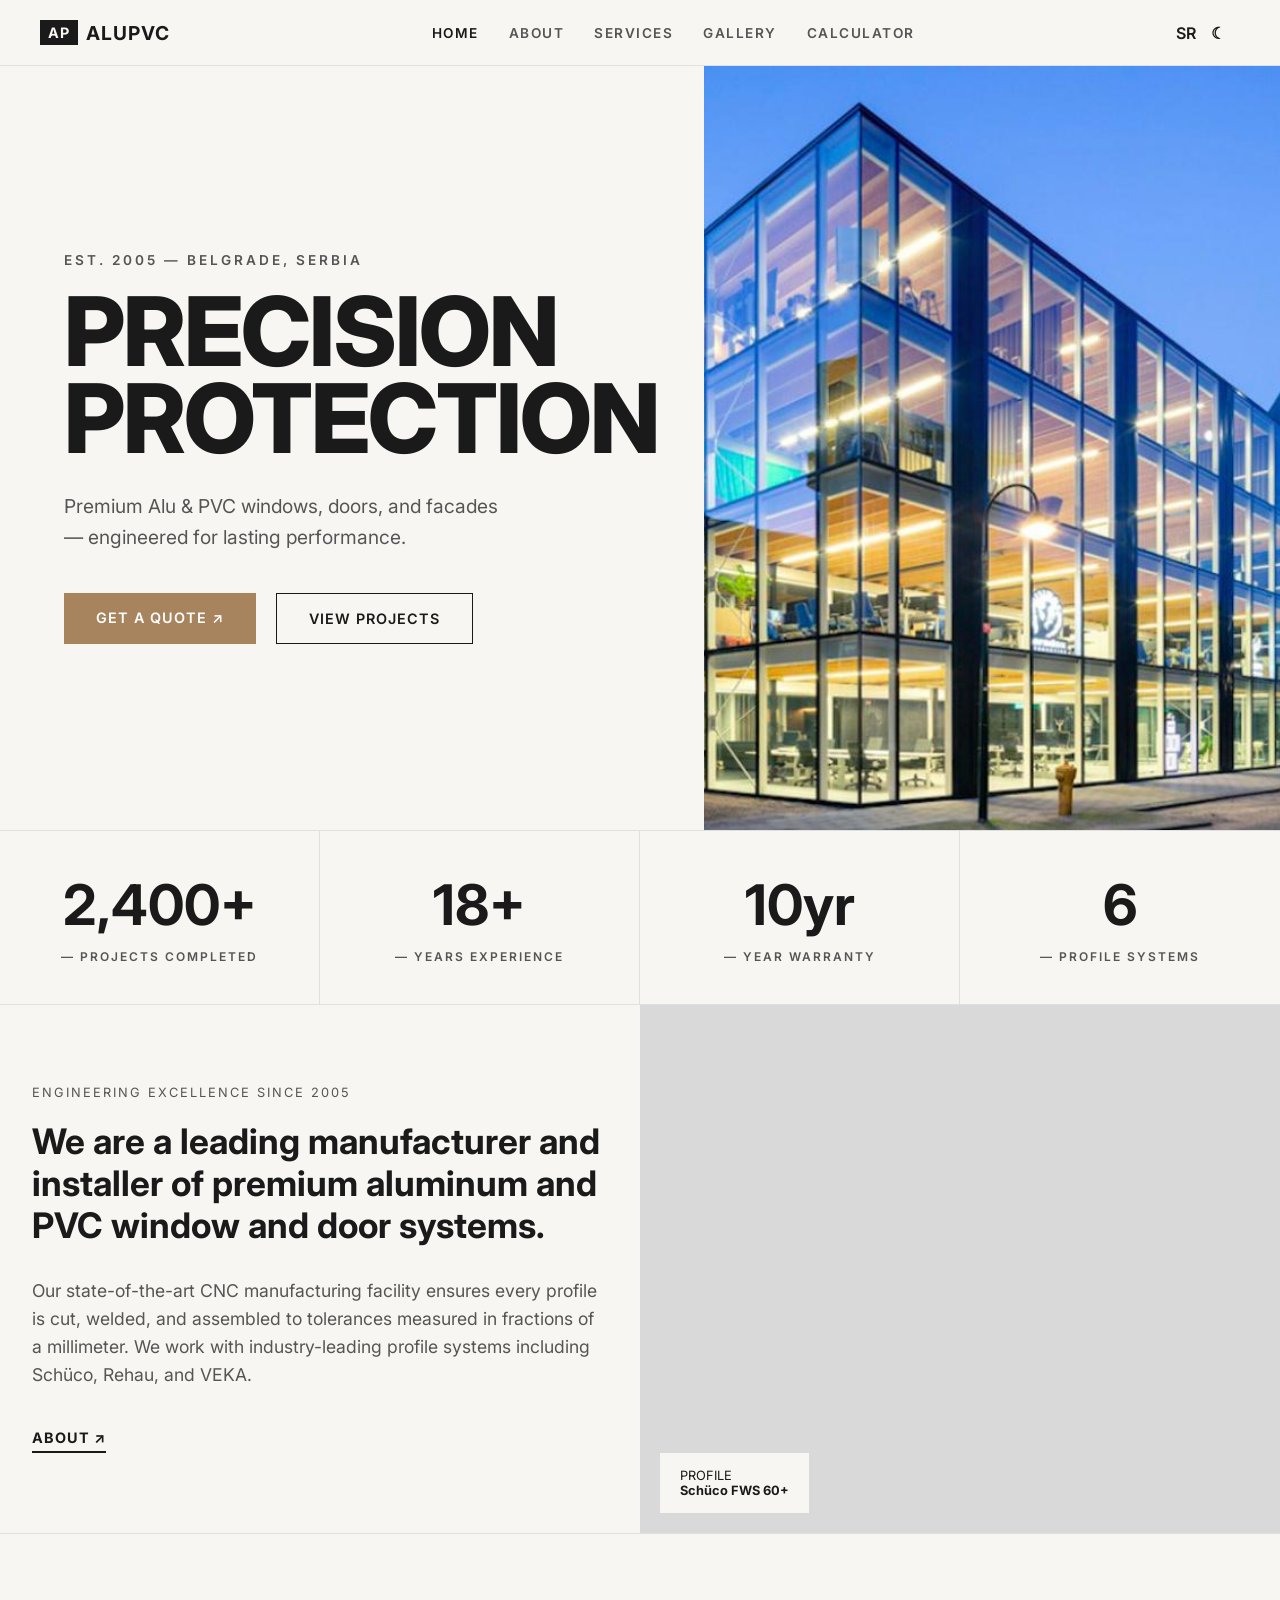
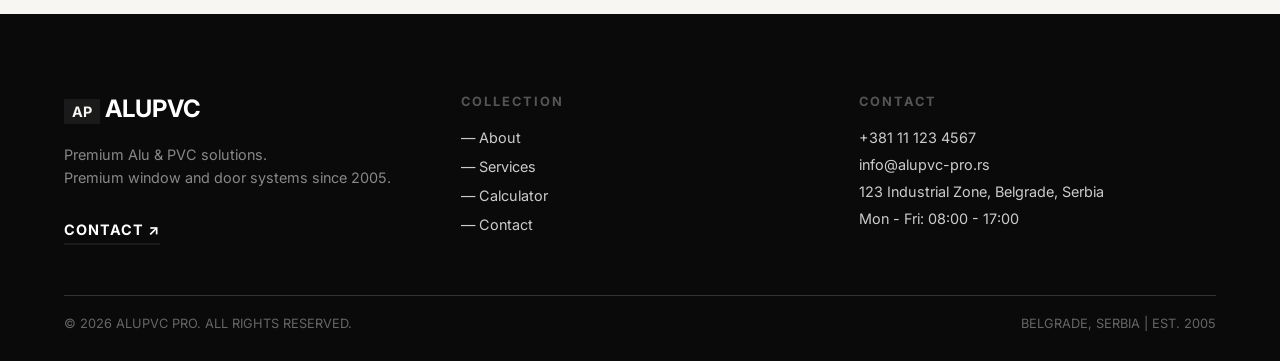
<file: index.html>
<!DOCTYPE html>
<html lang="en">
<head>
    <meta charset="UTF-8">
    <meta name="viewport" content="width=device-width, initial-scale=1.0">
    <title>AP ALUPVC | Precision Protection</title>
    <link rel="stylesheet" href="css/style.css">
    <link href="https://fonts.googleapis.com/css2?family=Inter:wght@400;500;600;700;800&display=swap" rel="stylesheet">
</head>
<body>
    <header class="navbar">
        <div class="logo"><span class="logo-box">AP</span> ALUPVC</div>
        <nav class="nav-links">
            <a href="index.html" class="lang-home active">HOME</a>
            <a href="about.html" class="lang-about">ABOUT</a>
            <a href="services.html" class="lang-services">SERVICES</a>
            <a href="gallery.html" class="lang-gallery">GALLERY</a>
            <a href="calculator.html" class="lang-calc">CALCULATOR</a>
        </nav>
        <div class="nav-controls">
            <button id="lang-toggle" class="nav-btn">SR</button>
            <button id="theme-toggle" class="nav-btn theme-icon">☾</button>
            <div class="burger-menu">
                <div class="line1"></div>
                <div class="line2"></div>
            </div>
        </div>
    </header>

    <main>
        <section class="hero-section">
            <div class="hero-content">
                <p class="subtitle">EST. 2005 — BELGRADE, SERBIA</p>
                <h1 class="main-title">PRECISION<br>PROTECTION</h1>
                <p class="description">Premium Alu & PVC windows, doors, and facades<br>— engineered for lasting performance.</p>
                <div class="hero-buttons">
                    <a href="calculator.html" class="btn-solid">GET A QUOTE ↗</a>
                    <a href="gallery.html" class="btn-outline">VIEW PROJECTS</a>
                </div>
            </div>
            <div class="hero-background"></div>
        </section>

        <section class="stats-section">
            <div class="stat-item"><h2>2,400+</h2><p>— PROJECTS COMPLETED</p></div>
            <div class="stat-item"><h2>18+</h2><p>— YEARS EXPERIENCE</p></div>
            <div class="stat-item"><h2>10yr</h2><p>— YEAR WARRANTY</p></div>
            <div class="stat-item"><h2>6</h2><p>— PROFILE SYSTEMS</p></div>
        </section>

        <section class="about-preview">
            <div class="about-text">
                <p class="section-label">ENGINEERING EXCELLENCE SINCE 2005</p>
                <h2>We are a leading manufacturer and installer of premium aluminum and PVC window and door systems.</h2>
                <p class="about-description">Our state-of-the-art CNC manufacturing facility ensures every profile is cut, welded, and assembled to tolerances measured in fractions of a millimeter. We work with industry-leading profile systems including Schüco, Rehau, and VEKA.</p>
                <a href="about.html" class="link-arrow">ABOUT ↗</a>
            </div>
            <div class="about-image">
                <div class="image-caption"><p>PROFILE</p><p><strong>Schüco FWS 60+</strong></p></div>
            </div>
        </section>
    </main>

    <footer class="site-footer">
        <div class="footer-content">
            <div class="footer-brand">
                <h3><span class="logo-box">AP</span> ALUPVC</h3>
                <p>Premium Alu & PVC solutions.<br>Premium window and door systems since 2005.</p>
                <a href="contact.html" class="link-arrow">CONTACT ↗</a>
            </div>
            <div class="footer-links">
                <h4>COLLECTION</h4>
                <a href="about.html">— About</a>
                <a href="services.html">— Services</a>
                <a href="calculator.html">— Calculator</a>
                <a href="contact.html">— Contact</a>
            </div>
            <div class="footer-contact">
                <h4>CONTACT</h4>
                <p>+381 11 123 4567</p>
                <p>info@alupvc-pro.rs</p>
                <p>123 Industrial Zone, Belgrade, Serbia</p>
                <p class="work-hours">Mon - Fri: 08:00 - 17:00</p>
            </div>
        </div>
        <div class="footer-bottom">
            <p>© 2026 ALUPVC PRO. ALL RIGHTS RESERVED.</p>
            <p>BELGRADE, SERBIA | EST. 2005</p>
        </div>
    </footer>

    <script src="js/main.js"></script>
</body>
</html>
</file>
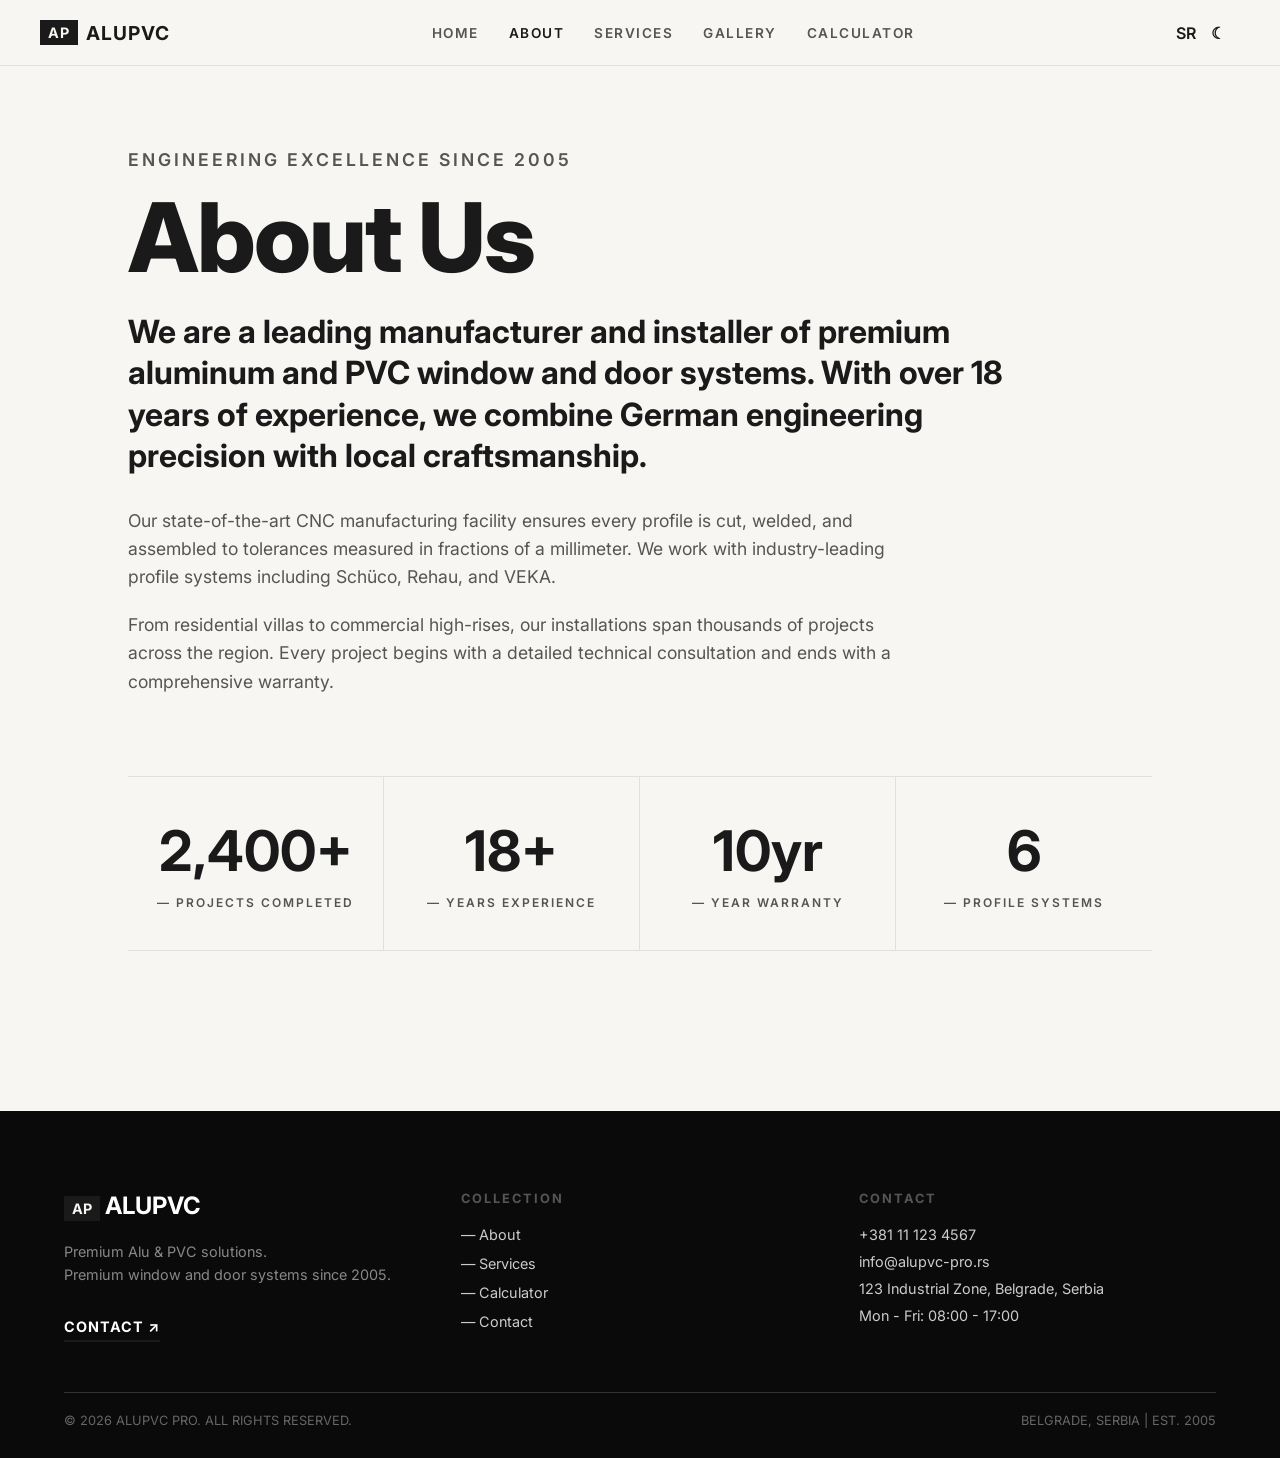
<file: about.html>
<!DOCTYPE html>
<html lang="en">
<head>
    <meta charset="UTF-8">
    <meta name="viewport" content="width=device-width, initial-scale=1.0">
    <title>About Us | AP ALUPVC</title>
    <link rel="stylesheet" href="css/style.css">
    <link href="https://fonts.googleapis.com/css2?family=Inter:wght@400;500;600;700;800&display=swap" rel="stylesheet">
</head>
<body>
    <header class="navbar">
        <div class="logo"><span class="logo-box">AP</span> ALUPVC</div>
        <nav class="nav-links">
            <a href="index.html" class="lang-home">HOME</a>
            <a href="about.html" class="lang-about active">ABOUT</a>
            <a href="services.html" class="lang-services">SERVICES</a>
            <a href="gallery.html" class="lang-gallery">GALLERY</a>
            <a href="calculator.html" class="lang-calc">CALCULATOR</a>
        </nav>
        <div class="nav-controls">
            <button id="lang-toggle" class="nav-btn">SR</button>
            <button id="theme-toggle" class="nav-btn theme-icon">☾</button>
            <div class="burger-menu">
                <div class="line1"></div>
                <div class="line2"></div>
            </div>
        </div>
    </header>

    <main class="page-container about-page">
        <div class="about-content">
            <p class="subtitle">ENGINEERING EXCELLENCE SINCE 2005</p>
            <h1 class="main-title">About Us</h1>
            <h2 class="about-lead">We are a leading manufacturer and installer of premium aluminum and PVC window and door systems. With over 18 years of experience, we combine German engineering precision with local craftsmanship.</h2>
            <p>Our state-of-the-art CNC manufacturing facility ensures every profile is cut, welded, and assembled to tolerances measured in fractions of a millimeter. We work with industry-leading profile systems including Schüco, Rehau, and VEKA.</p>
            <p>From residential villas to commercial high-rises, our installations span thousands of projects across the region. Every project begins with a detailed technical consultation and ends with a comprehensive warranty.</p>
        </div>

        <section class="stats-section">
            <div class="stat-item"><h2>2,400+</h2><p>— PROJECTS COMPLETED</p></div>
            <div class="stat-item"><h2>18+</h2><p>— YEARS EXPERIENCE</p></div>
            <div class="stat-item"><h2>10yr</h2><p>— YEAR WARRANTY</p></div>
            <div class="stat-item"><h2>6</h2><p>— PROFILE SYSTEMS</p></div>
        </section>
    </main>

    <footer class="site-footer">
        <div class="footer-content">
            <div class="footer-brand">
                <h3><span class="logo-box">AP</span> ALUPVC</h3>
                <p>Premium Alu & PVC solutions.<br>Premium window and door systems since 2005.</p>
                <a href="contact.html" class="link-arrow">CONTACT ↗</a>
            </div>
            <div class="footer-links">
                <h4>COLLECTION</h4>
                <a href="about.html">— About</a>
                <a href="services.html">— Services</a>
                <a href="calculator.html">— Calculator</a>
                <a href="contact.html">— Contact</a>
            </div>
            <div class="footer-contact">
                <h4>CONTACT</h4>
                <p>+381 11 123 4567</p>
                <p>info@alupvc-pro.rs</p>
                <p>123 Industrial Zone, Belgrade, Serbia</p>
                <p class="work-hours">Mon - Fri: 08:00 - 17:00</p>
            </div>
        </div>
        <div class="footer-bottom">
            <p>© 2026 ALUPVC PRO. ALL RIGHTS RESERVED.</p>
            <p>BELGRADE, SERBIA | EST. 2005</p>
        </div>
    </footer>

    <script src="js/main.js"></script>
</body>
</html>
</file>
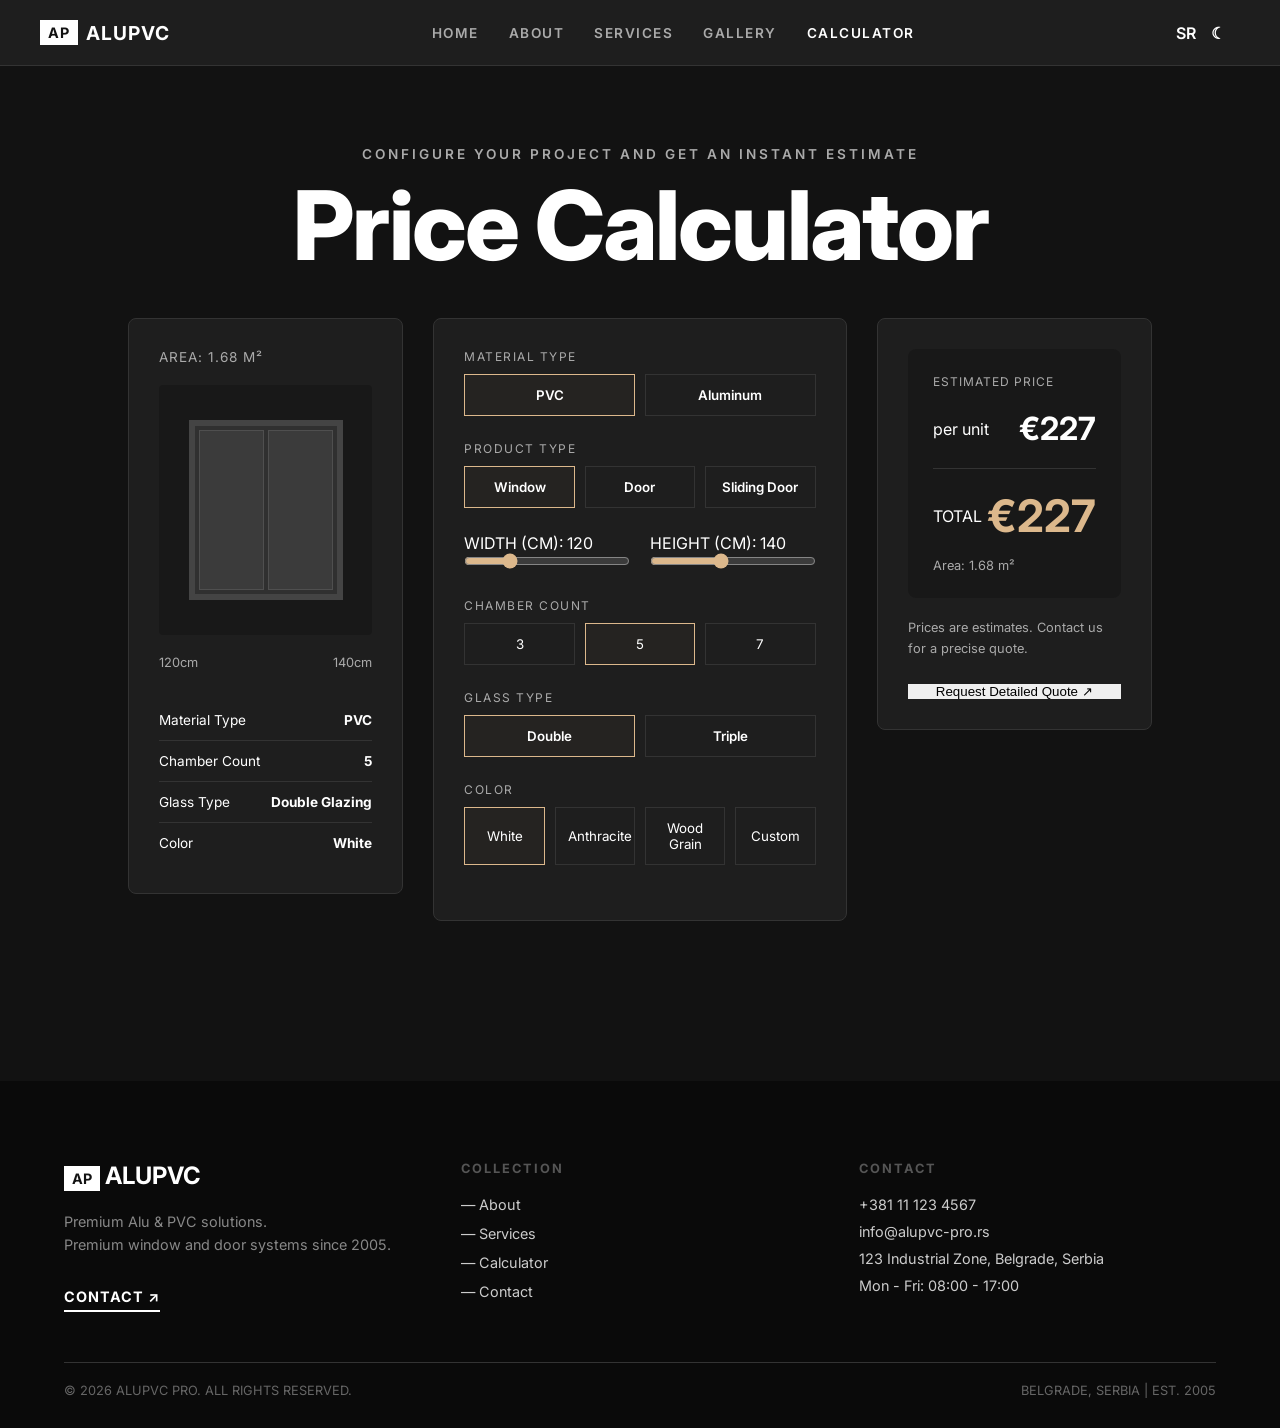
<file: calculator.html>
<!DOCTYPE html>
<html lang="en">
<head>
    <meta charset="UTF-8">
    <meta name="viewport" content="width=device-width, initial-scale=1.0">
    <title>Calculator | AP ALUPVC</title>
    <link rel="stylesheet" href="css/style.css">
    <link href="https://fonts.googleapis.com/css2?family=Inter:wght@400;500;600;700;800&display=swap" rel="stylesheet">
</head>
<body data-theme="dark">
    <header class="navbar">
        <div class="logo"><span class="logo-box">AP</span> ALUPVC</div>
        <nav class="nav-links">
            <a href="index.html" class="lang-home">HOME</a>
            <a href="about.html" class="lang-about">ABOUT</a>
            <a href="services.html" class="lang-services">SERVICES</a>
            <a href="gallery.html" class="lang-gallery">GALLERY</a>
            <a href="calculator.html" class="lang-calc active">CALCULATOR</a>
        </nav>
        <div class="nav-controls">
            <button id="lang-toggle" class="nav-btn">SR</button>
            <button id="theme-toggle" class="nav-btn theme-icon">☾</button>
            <div class="burger-menu">
                <div class="line1"></div>
                <div class="line2"></div>
            </div>
        </div>
    </header>

    <main class="page-container calculator-page">
        <div class="calc-header">
            <p class="subtitle">CONFIGURE YOUR PROJECT AND GET AN INSTANT ESTIMATE</p>
            <h1 class="main-title">Price Calculator</h1>
        </div>

        <div class="calculator-container">
            <div class="calc-preview">
                <div class="area-display">AREA: <span id="display-area">1.68</span> M²</div>
                <div class="window-visualizer" id="window-visualizer">
                    <div class="window-frame"><div class="glass-pane"></div><div class="glass-pane"></div></div>
                </div>
                <div class="dimension-labels">
                    <span id="display-width">120cm</span><span id="display-height">140cm</span>
                </div>
                <div class="specs-list">
                    <div class="spec-row"><span>Material Type</span> <strong id="spec-material">PVC</strong></div>
                    <div class="spec-row"><span>Chamber Count</span> <strong id="spec-chambers">5</strong></div>
                    <div class="spec-row"><span>Glass Type</span> <strong id="spec-glass">Double Glazing</strong></div>
                    <div class="spec-row"><span>Color</span> <strong id="spec-color">White</strong></div>
                </div>
            </div>

            <div class="calc-controls">
                <div class="control-group">
                    <label>MATERIAL TYPE</label>
                    <div class="toggle-buttons" id="material-toggle">
                        <button class="active" data-val="pvc">PVC</button>
                        <button data-val="alu">Aluminum</button>
                    </div>
                </div>
                <div class="control-group">
                    <label>PRODUCT TYPE</label>
                    <div class="toggle-buttons" id="product-type-toggle">
                        <button class="active" data-val="window">Window</button>
                        <button data-val="door">Door</button>
                        <button data-val="sliding">Sliding Door</button>
                    </div>
                </div>
                <div class="sliders-row">
                    <div class="slider-container">
                        <label>WIDTH (CM): <span id="width-val">120</span></label>
                        <input type="range" id="width-slider" min="60" max="300" value="120">
                    </div>
                    <div class="slider-container">
                        <label>HEIGHT (CM): <span id="height-val">140</span></label>
                        <input type="range" id="height-slider" min="60" max="250" value="140">
                    </div>
                </div>
                <div class="control-group">
                    <label>CHAMBER COUNT</label>
                    <div class="chamber-selector" id="chamber-options">
                        <button data-val="3">3</button>
                        <button class="active" data-val="5">5</button>
                        <button data-val="7">7</button>
                    </div>
                </div>
                <div class="control-group">
                    <label>GLASS TYPE</label>
                    <div class="toggle-buttons" id="glass-toggle">
                        <button class="active" data-val="double">Double</button>
                        <button data-val="triple">Triple</button>
                    </div>
                </div>
                <div class="control-group">
                    <label>COLOR</label>
                    <div class="color-grid" id="color-options">
                        <button class="active" data-val="white">White</button>
                        <button data-val="anthracite">Anthracite</button>
                        <button data-val="wood">Wood Grain</button>
                        <button data-val="custom">Custom</button>
                    </div>
                </div>
            </div>

            <div class="calc-summary">
                <div class="price-box">
                    <p class="price-label">ESTIMATED PRICE</p>
                    <div class="price-row"><span>per unit</span><h3 id="price-per-unit">€277</h3></div>
                    <div class="price-row total-row"><span>TOTAL</span><h2 id="price-total">€277</h2></div>
                    <p class="price-note">Area: <span id="summary-area">1.68</span> m²</p>
                </div>
                <p class="disclaimer">Prices are estimates. Contact us for a precise quote.</p>
                <button class="btn-primary w-100">Request Detailed Quote ↗</button>
            </div>
        </div>
    </main>

    <footer class="site-footer">
        <div class="footer-content">
            <div class="footer-brand">
                <h3><span class="logo-box">AP</span> ALUPVC</h3>
                <p>Premium Alu & PVC solutions.<br>Premium window and door systems since 2005.</p>
                <a href="contact.html" class="link-arrow">CONTACT ↗</a>
            </div>
            <div class="footer-links">
                <h4>COLLECTION</h4>
                <a href="about.html">— About</a>
                <a href="services.html">— Services</a>
                <a href="calculator.html">— Calculator</a>
                <a href="contact.html">— Contact</a>
            </div>
            <div class="footer-contact">
                <h4>CONTACT</h4>
                <p>+381 11 123 4567</p>
                <p>info@alupvc-pro.rs</p>
                <p>123 Industrial Zone, Belgrade, Serbia</p>
                <p class="work-hours">Mon - Fri: 08:00 - 17:00</p>
            </div>
        </div>
        <div class="footer-bottom">
            <p>© 2026 ALUPVC PRO. ALL RIGHTS RESERVED.</p>
            <p>BELGRADE, SERBIA | EST. 2005</p>
        </div>
    </footer>

    <script src="js/main.js"></script>
    <script src="js/calculator.js"></script>
</body>
</html>
</file>
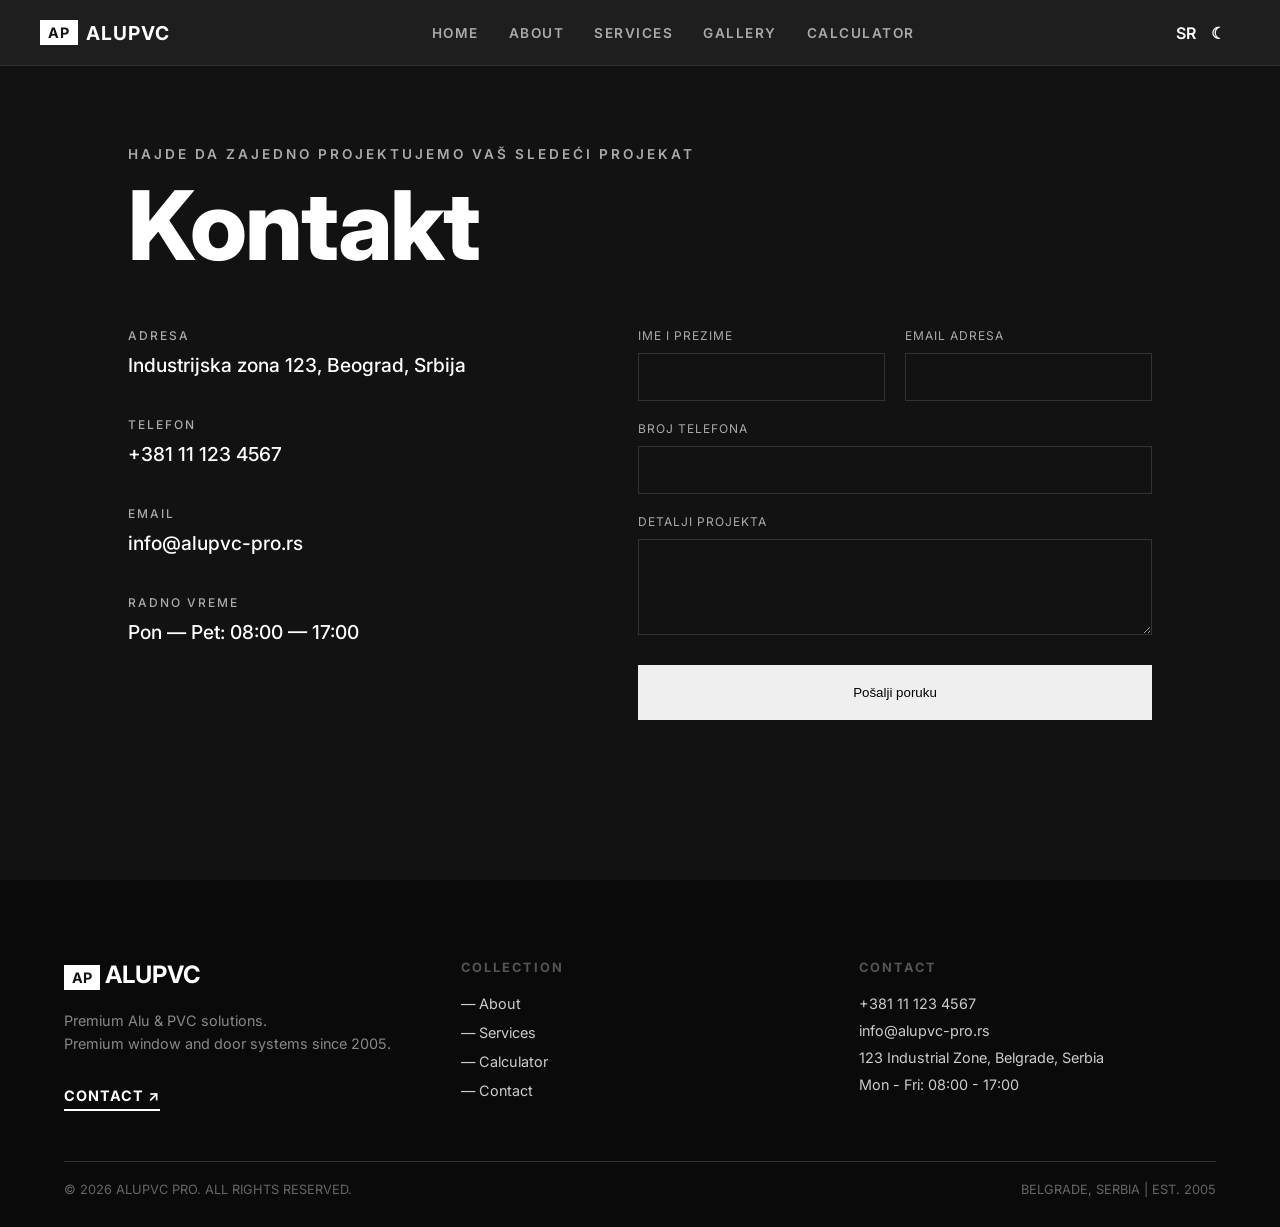
<file: contact.html>
<!DOCTYPE html>
<html lang="sr">
<head>
    <meta charset="UTF-8">
    <meta name="viewport" content="width=device-width, initial-scale=1.0">
    <title>Contact | AP ALUPVC</title>
    <link rel="stylesheet" href="css/style.css">
    <link href="https://fonts.googleapis.com/css2?family=Inter:wght@400;500;600;700;800&display=swap" rel="stylesheet">
</head>
<body data-theme="dark">
    <header class="navbar">
        <div class="logo"><span class="logo-box">AP</span> ALUPVC</div>
        <nav class="nav-links">
            <a href="index.html" class="lang-home">HOME</a>
            <a href="about.html" class="lang-about">ABOUT</a>
            <a href="services.html" class="lang-services">SERVICES</a>
            <a href="gallery.html" class="lang-gallery">GALLERY</a>
            <a href="calculator.html" class="lang-calc">CALCULATOR</a>
        </nav>
        <div class="nav-controls">
            <button id="lang-toggle" class="nav-btn">SR</button>
            <button id="theme-toggle" class="nav-btn theme-icon">☾</button>
            <div class="burger-menu">
                <div class="line1"></div>
                <div class="line2"></div>
            </div>
        </div>
    </header>

    <main class="page-container contact-page">
        <div class="page-header">
            <p class="subtitle">HAJDE DA ZAJEDNO PROJEKTUJEMO VAŠ SLEDEĆI PROJEKAT</p>
            <h1 class="main-title">Kontakt</h1>
        </div>

        <div class="contact-grid">
            <div class="contact-info">
                <div class="info-block"><p class="label">ADRESA</p><p>Industrijska zona 123, Beograd, Srbija</p></div>
                <div class="info-block"><p class="label">TELEFON</p><p>+381 11 123 4567</p></div>
                <div class="info-block"><p class="label">EMAIL</p><p>info@alupvc-pro.rs</p></div>
                <div class="info-block"><p class="label">RADNO VREME</p><p>Pon — Pet: 08:00 — 17:00</p></div>
            </div>

            <div class="contact-form-container">
                <form class="contact-form">
                    <div class="form-group"><label>IME I PREZIME</label><input type="text" required></div>
                    <div class="form-group"><label>EMAIL ADRESA</label><input type="email" required></div>
                    <div class="form-group full-width"><label>BROJ TELEFONA</label><input type="tel"></div>
                    <div class="form-group full-width"><label>DETALJI PROJEKTA</label><textarea rows="4"></textarea></div>
                    <button type="submit" class="btn-primary full-width">Pošalji poruku</button>
                </form>
            </div>
        </div>
    </main>

    <footer class="site-footer">
        <div class="footer-content">
            <div class="footer-brand">
                <h3><span class="logo-box">AP</span> ALUPVC</h3>
                <p>Premium Alu & PVC solutions.<br>Premium window and door systems since 2005.</p>
                <a href="contact.html" class="link-arrow">CONTACT ↗</a>
            </div>
            <div class="footer-links">
                <h4>COLLECTION</h4>
                <a href="about.html">— About</a>
                <a href="services.html">— Services</a>
                <a href="calculator.html">— Calculator</a>
                <a href="contact.html">— Contact</a>
            </div>
            <div class="footer-contact">
                <h4>CONTACT</h4>
                <p>+381 11 123 4567</p>
                <p>info@alupvc-pro.rs</p>
                <p>123 Industrial Zone, Belgrade, Serbia</p>
                <p class="work-hours">Mon - Fri: 08:00 - 17:00</p>
            </div>
        </div>
        <div class="footer-bottom">
            <p>© 2026 ALUPVC PRO. ALL RIGHTS RESERVED.</p>
            <p>BELGRADE, SERBIA | EST. 2005</p>
        </div>
    </footer>

    <script src="js/main.js"></script>
</body>
</html>
</file>
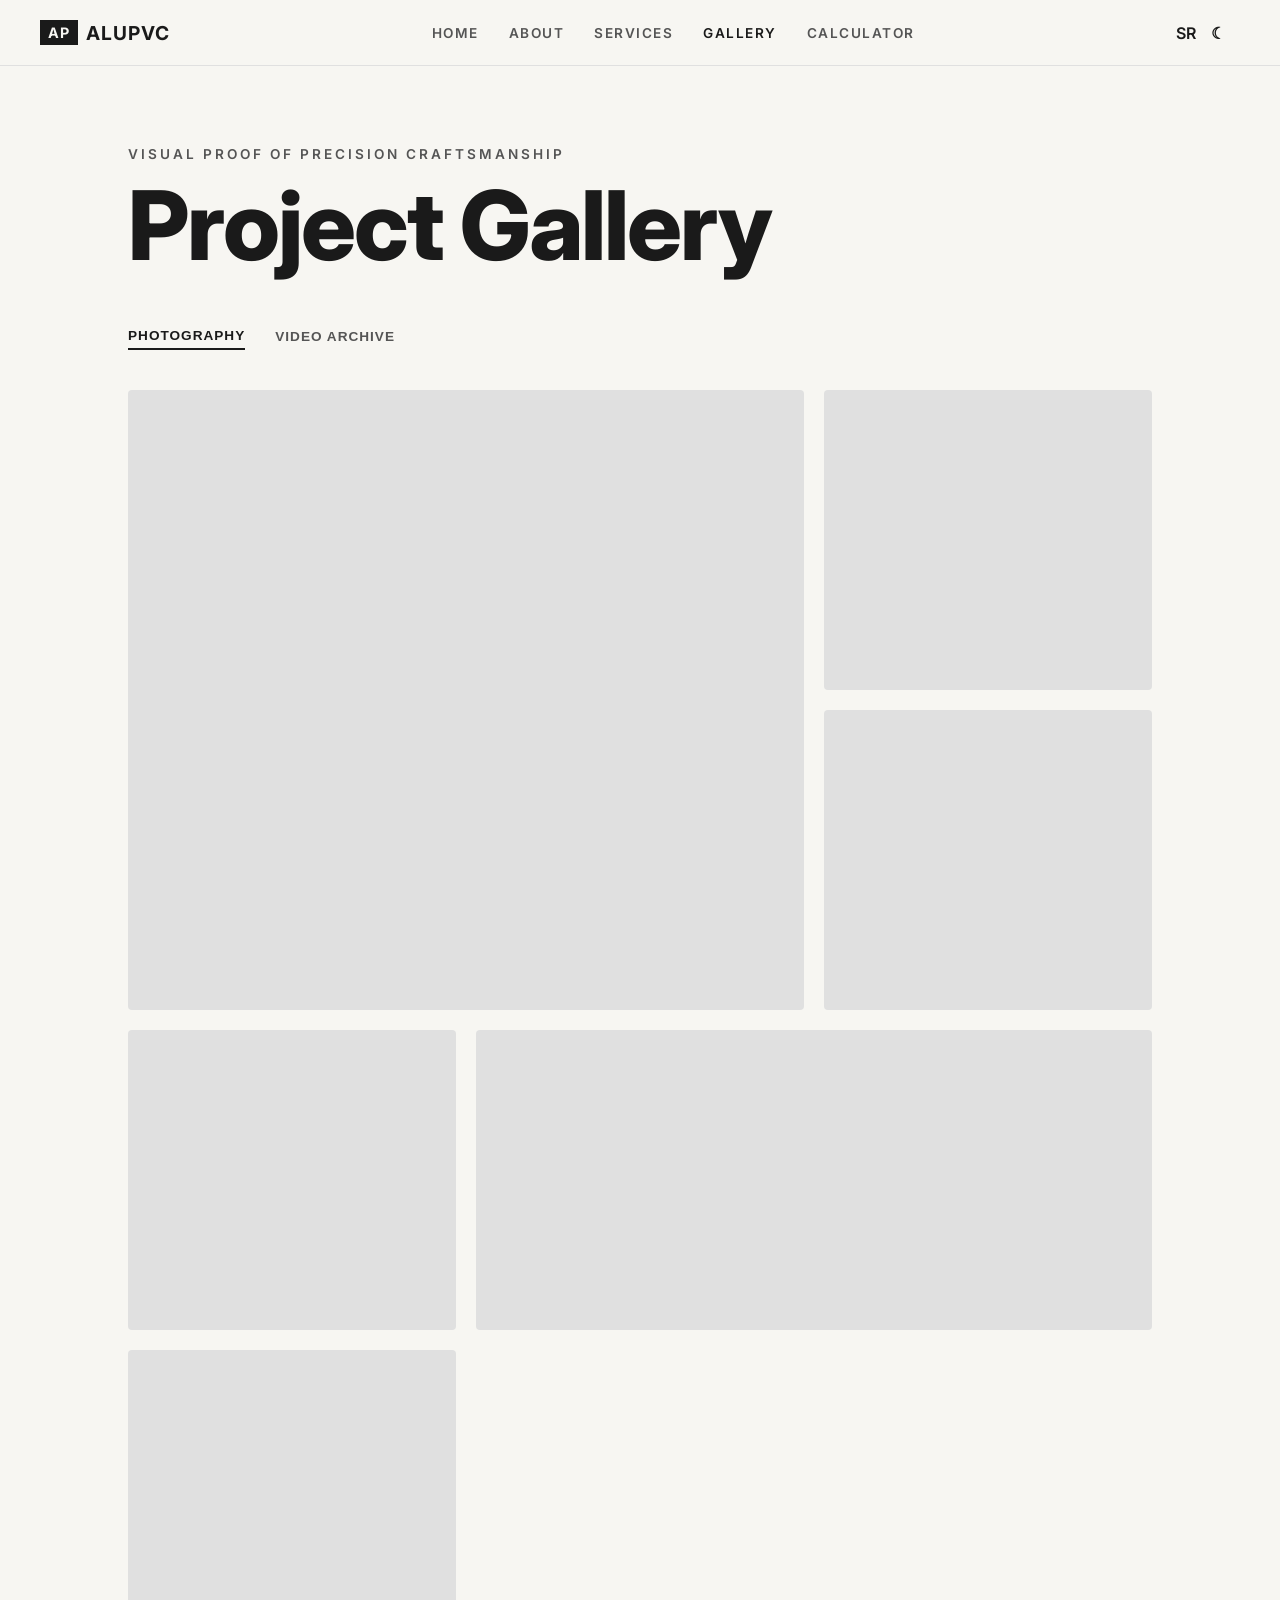
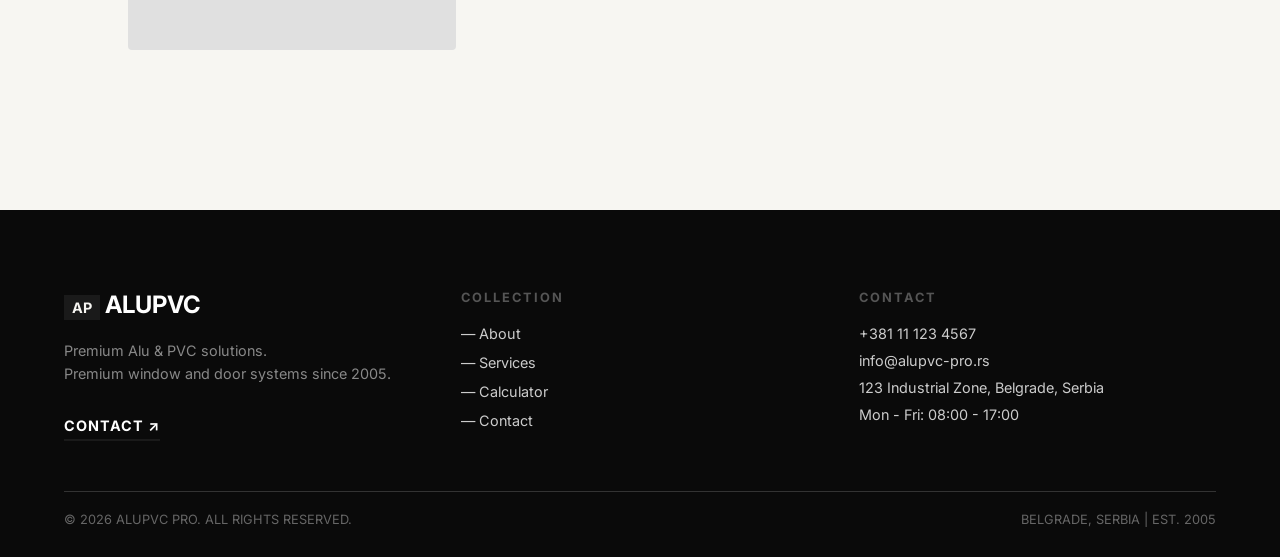
<file: gallery.html>
<!DOCTYPE html>
<html lang="en">
<head>
    <meta charset="UTF-8">
    <meta name="viewport" content="width=device-width, initial-scale=1.0">
    <title>Gallery | AP ALUPVC</title>
    <link rel="stylesheet" href="css/style.css">
    <link href="https://fonts.googleapis.com/css2?family=Inter:wght@400;500;600;700;800&display=swap" rel="stylesheet">
</head>
<body>
    <header class="navbar">
        <div class="logo"><span class="logo-box">AP</span> ALUPVC</div>
        <nav class="nav-links">
            <a href="index.html" class="lang-home">HOME</a>
            <a href="about.html" class="lang-about">ABOUT</a>
            <a href="services.html" class="lang-services">SERVICES</a>
            <a href="gallery.html" class="lang-gallery active">GALLERY</a>
            <a href="calculator.html" class="lang-calc">CALCULATOR</a>
        </nav>
        <div class="nav-controls">
            <button id="lang-toggle" class="nav-btn">SR</button>
            <button id="theme-toggle" class="nav-btn theme-icon">☾</button>
            <div class="burger-menu">
                <div class="line1"></div>
                <div class="line2"></div>
            </div>
        </div>
    </header>

    <main class="page-container">
        <div class="page-header">
            <p class="subtitle">VISUAL PROOF OF PRECISION CRAFTSMANSHIP</p>
            <h1 class="main-title">Project Gallery</h1>
        </div>
        <div class="gallery-filters">
            <button class="active">PHOTOGRAPHY</button>
            <button>VIDEO ARCHIVE</button>
        </div>
        <div class="gallery-grid">
            <div class="gallery-item large"></div>
            <div class="gallery-item"></div>
            <div class="gallery-item"></div>
            <div class="gallery-item"></div>
            <div class="gallery-item wide"></div>
            <div class="gallery-item"></div>
        </div>
    </main>

    <footer class="site-footer">
        <div class="footer-content">
            <div class="footer-brand">
                <h3><span class="logo-box">AP</span> ALUPVC</h3>
                <p>Premium Alu & PVC solutions.<br>Premium window and door systems since 2005.</p>
                <a href="contact.html" class="link-arrow">CONTACT ↗</a>
            </div>
            <div class="footer-links">
                <h4>COLLECTION</h4>
                <a href="about.html">— About</a>
                <a href="services.html">— Services</a>
                <a href="calculator.html">— Calculator</a>
                <a href="contact.html">— Contact</a>
            </div>
            <div class="footer-contact">
                <h4>CONTACT</h4>
                <p>+381 11 123 4567</p>
                <p>info@alupvc-pro.rs</p>
                <p>123 Industrial Zone, Belgrade, Serbia</p>
                <p class="work-hours">Mon - Fri: 08:00 - 17:00</p>
            </div>
        </div>
        <div class="footer-bottom">
            <p>© 2026 ALUPVC PRO. ALL RIGHTS RESERVED.</p>
            <p>BELGRADE, SERBIA | EST. 2005</p>
        </div>
    </footer>

    <script src="js/main.js"></script>
</body>
</html>
</file>
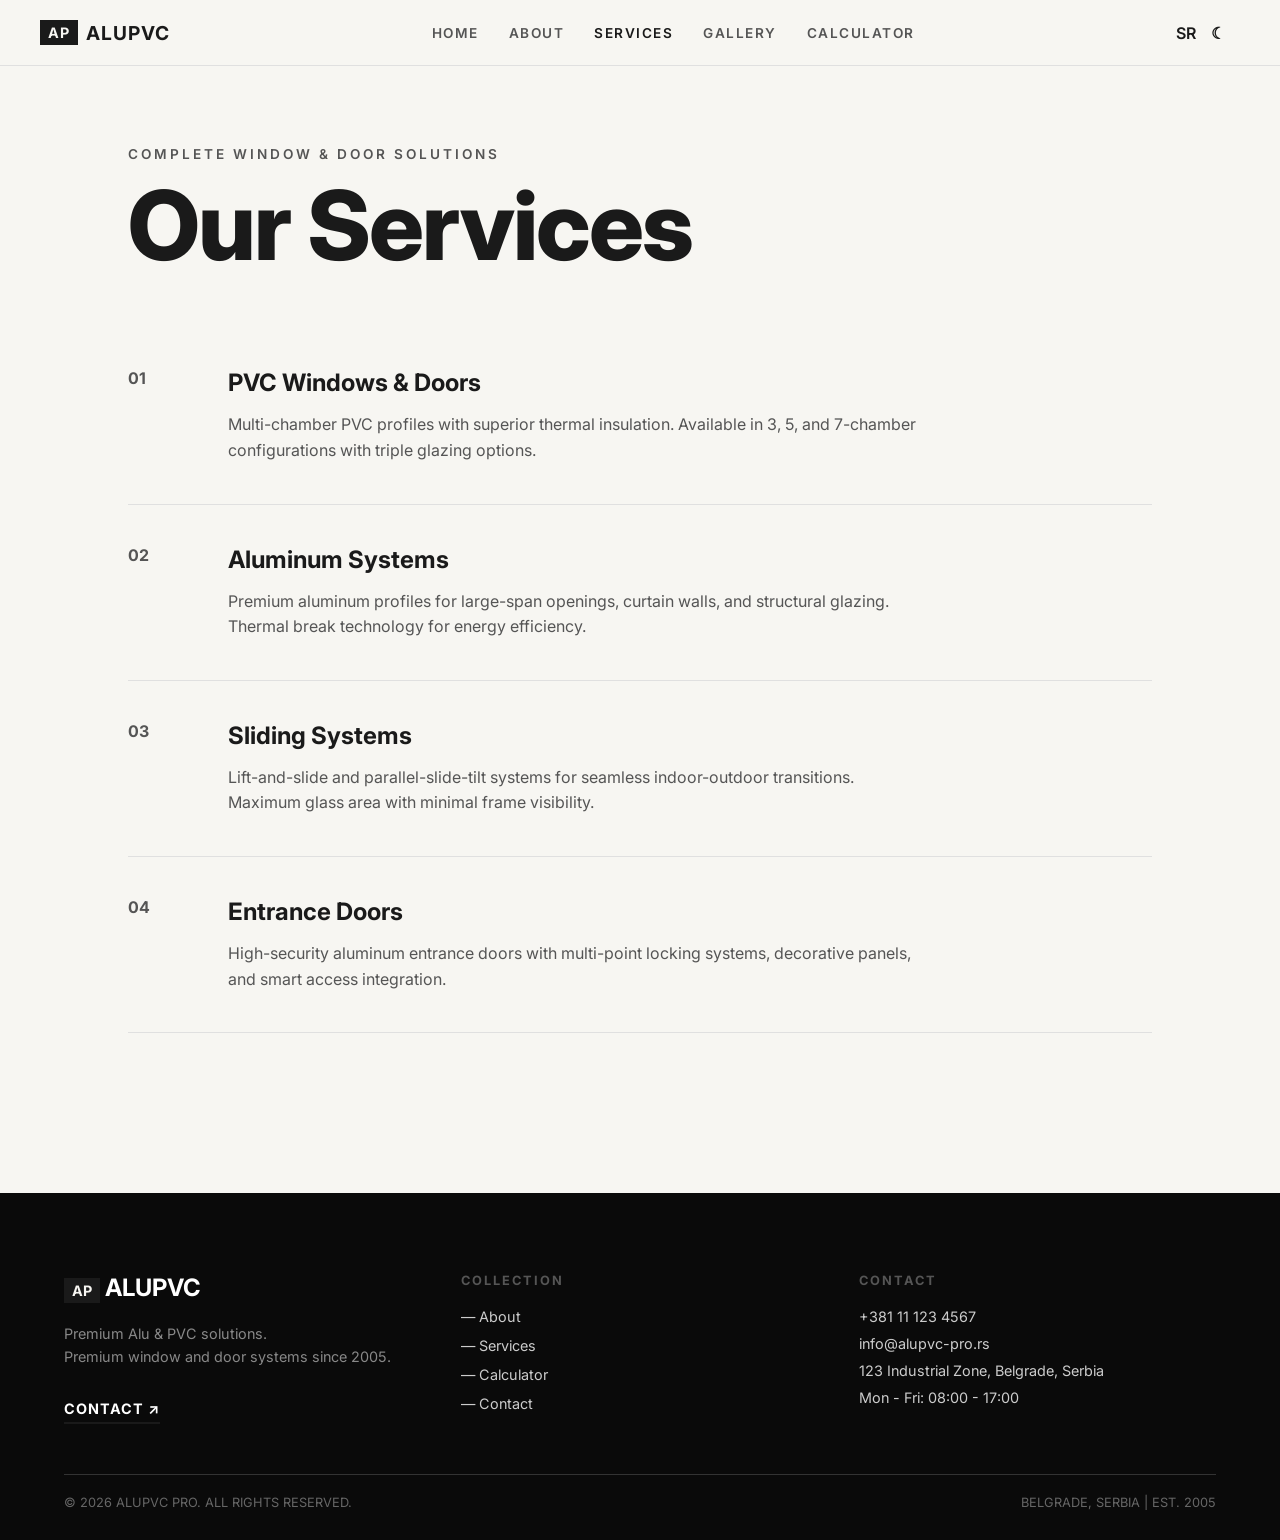
<file: services.html>
<!DOCTYPE html>
<html lang="en">
<head>
    <meta charset="UTF-8">
    <meta name="viewport" content="width=device-width, initial-scale=1.0">
    <title>Services | AP ALUPVC</title>
    <link rel="stylesheet" href="css/style.css">
    <link href="https://fonts.googleapis.com/css2?family=Inter:wght@400;500;600;700;800&display=swap" rel="stylesheet">
</head>
<body>
    <header class="navbar">
        <div class="logo"><span class="logo-box">AP</span> ALUPVC</div>
        <nav class="nav-links">
            <a href="index.html" class="lang-home">HOME</a>
            <a href="about.html" class="lang-about">ABOUT</a>
            <a href="services.html" class="lang-services active">SERVICES</a>
            <a href="gallery.html" class="lang-gallery">GALLERY</a>
            <a href="calculator.html" class="lang-calc">CALCULATOR</a>
        </nav>
        <div class="nav-controls">
            <button id="lang-toggle" class="nav-btn">SR</button>
            <button id="theme-toggle" class="nav-btn theme-icon">☾</button>
            <div class="burger-menu">
                <div class="line1"></div>
                <div class="line2"></div>
            </div>
        </div>
    </header>

    <main class="page-container">
        <div class="page-header">
            <p class="subtitle">COMPLETE WINDOW & DOOR SOLUTIONS</p>
            <h1 class="main-title">Our Services</h1>
        </div>
        <div class="services-list">
            <div class="service-item">
                <div class="service-number">01</div>
                <div class="service-content">
                    <h3>PVC Windows & Doors</h3>
                    <p>Multi-chamber PVC profiles with superior thermal insulation. Available in 3, 5, and 7-chamber configurations with triple glazing options.</p>
                </div>
            </div>
            <div class="service-item">
                <div class="service-number">02</div>
                <div class="service-content">
                    <h3>Aluminum Systems</h3>
                    <p>Premium aluminum profiles for large-span openings, curtain walls, and structural glazing. Thermal break technology for energy efficiency.</p>
                </div>
            </div>
            <div class="service-item">
                <div class="service-number">03</div>
                <div class="service-content">
                    <h3>Sliding Systems</h3>
                    <p>Lift-and-slide and parallel-slide-tilt systems for seamless indoor-outdoor transitions. Maximum glass area with minimal frame visibility.</p>
                </div>
            </div>
            <div class="service-item">
                <div class="service-number">04</div>
                <div class="service-content">
                    <h3>Entrance Doors</h3>
                    <p>High-security aluminum entrance doors with multi-point locking systems, decorative panels, and smart access integration.</p>
                </div>
            </div>
        </div>
    </main>

    <footer class="site-footer">
        <div class="footer-content">
            <div class="footer-brand">
                <h3><span class="logo-box">AP</span> ALUPVC</h3>
                <p>Premium Alu & PVC solutions.<br>Premium window and door systems since 2005.</p>
                <a href="contact.html" class="link-arrow">CONTACT ↗</a>
            </div>
            <div class="footer-links">
                <h4>COLLECTION</h4>
                <a href="about.html">— About</a>
                <a href="services.html">— Services</a>
                <a href="calculator.html">— Calculator</a>
                <a href="contact.html">— Contact</a>
            </div>
            <div class="footer-contact">
                <h4>CONTACT</h4>
                <p>+381 11 123 4567</p>
                <p>info@alupvc-pro.rs</p>
                <p>123 Industrial Zone, Belgrade, Serbia</p>
                <p class="work-hours">Mon - Fri: 08:00 - 17:00</p>
            </div>
        </div>
        <div class="footer-bottom">
            <p>© 2026 ALUPVC PRO. ALL RIGHTS RESERVED.</p>
            <p>BELGRADE, SERBIA | EST. 2005</p>
        </div>
    </footer>

    <script src="js/main.js"></script>
</body>
</html>
</file>
<file: css/style.css>
/* --- GLOBALNE VARIJABLE (LIGHT / DARK MOD) --- */
:root {
    --bg-color: #f7f6f2; /* Specifična krem-bela sa snimka */
    --text-primary: #1a1a1a;
    --text-secondary: #555555;
    --accent-color: #a8845e; /* Zlatno-braon akcenat */
    --nav-bg: #f7f6f2;
    --border-color: #e0e0e0;
    --btn-solid-bg: #a8845e;
    --btn-solid-text: #ffffff;
    --btn-outline-border: #1a1a1a;
    --btn-outline-text: #1a1a1a;
}

[data-theme="dark"] {
    --bg-color: #121212;
    --text-primary: #ffffff;
    --text-secondary: #aaaaaa;
    --accent-color: #dcb88c;
    --nav-bg: #1e1e1e;
    --border-color: #333333;
    --btn-solid-bg: #dcb88c;
    --btn-solid-text: #121212;
    --btn-outline-border: #ffffff;
    --btn-outline-text: #ffffff;
}

/* --- RESET & OSNOVA --- */
* {
    margin: 0;
    padding: 0;
    box-sizing: border-box;
}

body {
    background-color: var(--bg-color);
    color: var(--text-primary);
    font-family: 'Inter', sans-serif; /* Font sa snimka */
    transition: background-color 0.3s ease, color 0.3s ease;
    overflow-x: hidden;
}

a {
    text-decoration: none;
    color: inherit;
}

/* --- NAVIGACIJA --- */
.navbar {
    display: flex;
    justify-content: space-between;
    align-items: center;
    padding: 20px 40px;
    background-color: var(--nav-bg);
    border-bottom: 1px solid var(--border-color);
    position: sticky;
    top: 0;
    z-index: 100;
}

.logo {
    font-size: 1.2rem;
    font-weight: 700;
    letter-spacing: 1px;
    display: flex;
    align-items: center;
    gap: 8px;
}

.logo-box {
    background-color: var(--text-primary);
    color: var(--bg-color);
    padding: 4px 8px;
    font-size: 0.9rem;
}

.nav-links {
    display: flex;
    gap: 30px;
}

.nav-links a {
    font-size: 0.85rem;
    font-weight: 600;
    letter-spacing: 1.5px;
    text-transform: uppercase;
    color: var(--text-secondary);
    transition: color 0.3s;
}

.nav-links a:hover, .nav-links a.active {
    color: var(--text-primary);
}

.nav-controls {
    display: flex;
    align-items: center;
    gap: 15px;
}

.nav-btn {
    background: none;
    border: none;
    cursor: pointer;
    font-size: 1rem;
    color: var(--text-primary);
    font-family: 'Inter', sans-serif;
    font-weight: 600;
}

.btn-contact {
    background-color: var(--accent-color);
    color: #fff;
    padding: 10px 20px;
    font-size: 0.85rem;
    font-weight: 700;
    letter-spacing: 1px;
    border-radius: 2px;
}

/* --- HERO SEKCIJA --- */
.hero-section {
    position: relative;
    height: 85vh;
    display: flex;
    flex-direction: column;
    justify-content: center;
    padding: 0 5%;
    border-bottom: 1px solid var(--border-color);
}

.subtitle {
    font-size: 0.85rem;
    font-weight: 600;
    letter-spacing: 3px;
    margin-bottom: 20px;
    color: var(--text-secondary);
}

.main-title {
    font-size: 6rem;
    line-height: 0.9;
    font-weight: 800;
    letter-spacing: -2px;
    margin-bottom: 30px;
}

.description {
    font-size: 1.2rem;
    color: var(--text-secondary);
    margin-bottom: 40px;
    max-width: 600px;
    line-height: 1.6;
}

.hero-buttons {
    display: flex;
    gap: 20px;
}

.btn-solid {
    background-color: var(--btn-solid-bg);
    color: var(--btn-solid-text);
    padding: 16px 32px;
    font-weight: 600;
    letter-spacing: 1px;
    font-size: 0.9rem;
    transition: opacity 0.3s;
}

.btn-solid:hover {
    opacity: 0.9;
}

.btn-outline {
    border: 1px solid var(--btn-outline-border);
    color: var(--btn-outline-text);
    padding: 16px 32px;
    font-weight: 600;
    letter-spacing: 1px;
    font-size: 0.9rem;
}

.hero-background {
    position: absolute;
    top: 0;
    right: 0;
    width: 45%;
    height: 100%;
    background-image: url('../assets/images/hero-bg.jpg');
    background-size: cover;
    background-position: center;
    background-color: #eaeaea;
    z-index: -1;
}

[data-theme="dark"] .hero-background {
    background-color: #1a1a1a;
}

/* --- STATISTIKA --- */
.stats-section {
    display: grid;
    grid-template-columns: repeat(4, 1fr);
    border-bottom: 1px solid var(--border-color);
}

.stat-item {
    padding: 40px 20px;
    text-align: center;
    border-right: 1px solid var(--border-color);
}

.stat-item:last-child {
    border-right: none;
}

.stat-item h2 {
    font-size: 3.5rem;
    font-weight: 700;
    margin-bottom: 10px;
}

.stat-item p {
    font-size: 0.75rem;
    font-weight: 600;
    letter-spacing: 2px;
    color: var(--text-secondary);
}

/* --- ABOUT PREVIEW SEKCIJA --- */
.about-preview {
    display: grid;
    grid-template-columns: 1fr 1fr;
    border-bottom: 1px solid var(--border-color);
}

.about-text {
    padding: 80px 5%;
    display: flex;
    flex-direction: column;
    justify-content: center;
}

.section-label {
    font-size: 0.8rem;
    letter-spacing: 2px;
    color: var(--text-secondary);
    margin-bottom: 20px;
}

.about-text h2 {
    font-size: 2.2rem;
    line-height: 1.2;
    margin-bottom: 30px;
}

.about-description {
    font-size: 1.1rem;
    color: var(--text-secondary);
    margin-bottom: 40px;
    line-height: 1.6;
}

.link-arrow {
    font-weight: 700;
    font-size: 0.9rem;
    letter-spacing: 1px;
    display: inline-block;
    border-bottom: 2px solid var(--text-primary);
    padding-bottom: 5px;
    align-self: flex-start;
}

.about-image {
    position: relative;
    background-color: #d9d9d9;
    min-height: 500px;
}

.about-image img {
    width: 100%;
    height: 100%;
    object-fit: cover;
}

.image-caption {
    position: absolute;
    bottom: 20px;
    left: 20px;
    background-color: var(--bg-color);
    padding: 15px 20px;
    font-size: 0.8rem;
}
/* --- KALKULATOR STRANICA --- */
.calculator-page {
    padding: 40px 5%;
}

.calc-header {
    text-align: center;
    margin-bottom: 50px;
}

.calculator-container {
    display: grid;
    grid-template-columns: 1fr 1.5fr 1fr; /* Tri kolone: uža, šira, uža */
    gap: 30px;
    align-items: start;
}

/* Paneli */
.calc-preview, .calc-controls, .calc-summary {
    background-color: var(--nav-bg);
    border: 1px solid var(--border-color);
    padding: 30px;
    border-radius: 8px;
}

/* --- SREDNJA KOLONA: Kontrole --- */
.control-group {
    margin-bottom: 25px;
}

.control-group label {
    display: flex;
    justify-content: space-between;
    font-size: 0.75rem;
    letter-spacing: 1.5px;
    color: var(--text-secondary);
    margin-bottom: 10px;
    text-transform: uppercase;
}

.toggle-buttons {
    display: flex;
    gap: 10px;
}

.toggle-buttons button {
    flex: 1;
    padding: 12px;
    border: 1px solid var(--border-color);
    background: transparent;
    color: var(--text-primary);
    cursor: pointer;
    transition: all 0.3s ease;
    font-family: 'Inter', sans-serif;
    font-weight: 600;
}

.toggle-buttons button.active, .chamber-selector button.active, .color-grid button.active {
    border-color: var(--accent-color);
    background-color: rgba(168, 132, 94, 0.05);
}

.sliders-row {
    display: flex;
    gap: 20px;
    margin-bottom: 25px;
}

.slider-container {
    flex: 1;
}

/* Stilizacija samog klizača (range) */
input[type="range"] {
    width: 100%;
    accent-color: var(--accent-color);
    cursor: pointer;
}

.chamber-selector, .color-grid {
    display: grid;
    grid-template-columns: repeat(auto-fit, minmax(80px, 1fr));
    gap: 10px;
}

.chamber-selector button, .color-grid button {
    padding: 12px;
    border: 1px solid var(--border-color);
    background: transparent;
    color: var(--text-primary);
    cursor: pointer;
    font-family: 'Inter', sans-serif;
}

/* --- LEVA KOLONA: Vizuelni prikaz --- */
.area-display {
    font-size: 0.85rem;
    letter-spacing: 1px;
    color: var(--text-secondary);
    margin-bottom: 20px;
}

.window-visualizer {
    width: 100%;
    height: 250px;
    display: flex;
    align-items: center;
    justify-content: center;
    margin-bottom: 20px;
    background-color: rgba(0,0,0,0.2);
    border-radius: 4px;
}

/* Okvir prozora koji će menjati dimenzije preko JS-a */
.window-frame {
    width: 120px;
    height: 140px;
    border: 6px solid #444; /* Tamno sivi okvir */
    background: rgba(255, 255, 255, 0.1);
    display: flex;
    gap: 4px;
    padding: 4px;
    transition: all 0.3s ease;
}

.glass-pane {
    flex: 1;
    background: rgba(255, 255, 255, 0.05);
    border: 1px solid rgba(255,255,255,0.1);
}

.dimension-labels {
    display: flex;
    justify-content: space-between;
    font-size: 0.8rem;
    color: var(--text-secondary);
    margin-bottom: 30px;
}

.specs-list .spec-row {
    display: flex;
    justify-content: space-between;
    font-size: 0.85rem;
    padding: 12px 0;
    border-bottom: 1px solid var(--border-color);
}

.specs-list .spec-row:last-child {
    border-bottom: none;
}

/* --- DESNA KOLONA: Cena --- */
.price-box {
    background-color: rgba(0,0,0,0.2);
    padding: 25px;
    border-radius: 8px;
    margin-bottom: 20px;
}

.price-label {
    font-size: 0.75rem;
    letter-spacing: 1px;
    color: var(--text-secondary);
    margin-bottom: 20px;
}

.price-row {
    display: flex;
    justify-content: space-between;
    align-items: center;
    margin-bottom: 15px;
}

.price-row h3 {
    font-size: 2rem;
    font-weight: 700;
}

.total-row {
    border-top: 1px solid var(--border-color);
    padding-top: 20px;
    margin-top: 20px;
}

.total-row h2 {
    font-size: 2.8rem;
    color: var(--accent-color);
}

.price-note {
    font-size: 0.8rem;
    color: var(--text-secondary);
    margin-top: 15px;
}

.disclaimer {
    font-size: 0.8rem;
    color: var(--text-secondary);
    margin-bottom: 25px;
    line-height: 1.6;
}

.w-100 {
    width: 100%;
    text-align: center;
    display: block;
    cursor: pointer;
    border: none;
}
/* --- OSTALE STRANICE (Zajednički lejaut) --- */
.page-container {
    padding: 80px 10%;
}

.page-header {
    margin-bottom: 60px;
}

/* --- SERVICES STRANICA --- */
.services-list {
    display: flex;
    flex-direction: column;
}

.service-item {
    display: flex;
    align-items: flex-start;
    padding: 40px 0;
    border-bottom: 1px solid var(--border-color);
}

.service-number {
    font-size: 1rem;
    font-weight: 700;
    color: var(--text-secondary);
    width: 100px;
}

.service-icon {
    font-size: 1.5rem;
    width: 80px;
}

.service-content h3 {
    font-size: 1.5rem;
    margin-bottom: 15px;
}

.service-content p {
    color: var(--text-secondary);
    line-height: 1.6;
    max-width: 700px;
}

/* --- GALLERY STRANICA --- */
.gallery-filters {
    display: flex;
    gap: 30px;
    margin-bottom: 40px;
}

.gallery-filters button {
    background: none;
    border: none;
    font-size: 0.85rem;
    font-weight: 700;
    letter-spacing: 1px;
    color: var(--text-secondary);
    cursor: pointer;
    padding-bottom: 5px;
}

.gallery-filters button.active {
    color: var(--text-primary);
    border-bottom: 2px solid var(--text-primary);
}

.gallery-grid {
    display: grid;
    grid-template-columns: repeat(3, 1fr);
    grid-auto-rows: 300px;
    gap: 20px;
}

.gallery-item {
    background-color: var(--border-color);
    border-radius: 4px;
}

.gallery-item.large {
    grid-column: span 2;
    grid-row: span 2;
}

.gallery-item.wide {
    grid-column: span 2;
}

/* --- ABOUT STRANICA --- */
.about-page .stats-section {
    margin-top: 80px;
    border-top: 1px solid var(--border-color);
}

.about-lead {
    font-size: 2rem;
    line-height: 1.3;
    margin-bottom: 30px;
    max-width: 900px;
}

.about-content p {
    color: var(--text-secondary);
    font-size: 1.1rem;
    line-height: 1.6;
    margin-bottom: 20px;
    max-width: 800px;
}

/* --- CONTACT STRANICA --- */
.contact-grid {
    display: grid;
    grid-template-columns: 1fr 1fr;
    gap: 80px;
}

.info-block {
    margin-bottom: 40px;
}

.info-block .label {
    font-size: 0.75rem;
    letter-spacing: 2px;
    color: var(--text-secondary);
    margin-bottom: 10px;
}

.info-block p {
    font-size: 1.2rem;
    font-weight: 500;
}

.contact-form {
    display: grid;
    grid-template-columns: 1fr 1fr;
    gap: 20px;
}

.form-group {
    display: flex;
    flex-direction: column;
}

.form-group.full-width {
    grid-column: span 2;
}

.form-group label {
    font-size: 0.75rem;
    letter-spacing: 1px;
    color: var(--text-secondary);
    margin-bottom: 10px;
}

.form-group input, .form-group textarea {
    background-color: transparent;
    border: 1px solid var(--border-color);
    padding: 15px;
    color: var(--text-primary);
    font-family: inherit;
}

.form-group input:focus, .form-group textarea:focus {
    outline: none;
    border-color: var(--accent-color);
}

.contact-form .btn-primary {
    grid-column: span 2;
    padding: 20px;
    border: none;
    cursor: pointer;
    margin-top: 10px;
}
/* ========================================= */
/* --- RESPONSIVNOST (MOBILNI TELEFONI) --- */
/* ========================================= */

/* ========================================= */
/* === RESPONSIVNOST & FINESE (TEL/TAB) ==== */
/* ========================================= */

/* --- GLOBALNE ANIMACIJE --- */
section, main, .site-footer {
    opacity: 0;
    transform: translateY(30px);
    transition: all 0.8s ease-out; /* Glatka animacija pojavljivanja */
}

/* Klasa koju JS dodaje kada se sekcija pojavi na ekranu */
.active-section {
    opacity: 1;
    transform: translateY(0);
}

/* ========================================= */
/* === RESPONSIVNOST & FINESE (TEL/TAB) ==== */
/* ========================================= */

section, main, .site-footer {
    opacity: 0;
    transform: translateY(20px);
    transition: all 0.6s ease-out;
}

.active-section {
    opacity: 1;
    transform: translateY(0);
}

/* --- FOOTER DIZAJN --- */
.site-footer {
    background-color: #0a0a0a;
    color: #ffffff;
    padding: 80px 5% 30px;
    margin-top: 80px;
}
.footer-content {
    display: flex;
    justify-content: space-between;
    flex-wrap: wrap;
    gap: 40px;
    border-bottom: 1px solid #333;
    padding-bottom: 50px;
    margin-bottom: 20px;
}
.footer-brand, .footer-links, .footer-contact {
    flex: 1;
    min-width: 200px;
}
.footer-brand h3 { margin-bottom: 20px; font-size: 1.5rem; }
.footer-brand p { color: #888; margin-bottom: 30px; font-size: 0.9rem; line-height: 1.6; }
.footer-links h4, .footer-contact h4 { font-size: 0.8rem; letter-spacing: 2px; color: #555; margin-bottom: 20px; }
.footer-links a { display: block; color: #ccc; margin-bottom: 12px; font-size: 0.9rem; transition: 0.3s; }
.footer-links a:hover { color: var(--accent-color); }
.footer-contact p { color: #ccc; margin-bottom: 10px; font-size: 0.9rem; }
.footer-bottom { display: flex; justify-content: space-between; font-size: 0.8rem; color: #666; } 

/* --- KOD ZA TELEFONE KOJI NE PUCA --- */
@media (max-width: 768px) {
    
    /* ZAKUCAVANJE ŠIRINE DA NEMA BEŽANJA U STRANU */
    body, html {
        overflow-x: hidden;
        width: 100%;
        position: relative;
    }

    .page-container { 
        padding: 40px 5%; 
    }

    /* NAVIGACIJA */
    .navbar {
        padding: 15px 5%;
    }

    .nav-controls {
        z-index: 1000; /* Mora biti iznad menija */
    }

    /* MENI PREKO CELOG EKRANA (FULLSCREEN) */
    .nav-links {
        position: fixed;
        top: 0;
        left: 0;
        width: 100vw;
        height: 100vh;
        background-color: var(--bg-color);
        display: flex;
        flex-direction: column;
        justify-content: center;
        align-items: center;
        gap: 40px;
        transform: translateX(100%); /* Sakriveno skroz van ekrana */
        transition: transform 0.4s ease-in-out;
        z-index: 999;
    }
    
    .nav-links.active { 
        transform: translateX(0); /* Pojavljuje se tačno preko ekrana */
    }

    .nav-links a { 
        font-size: 1.5rem; 
    }

    /* HAMBURGER IKONICA */
    .burger-menu { 
        cursor: pointer; 
        display: block; 
    }
    .burger-menu div {
        width: 25px;
        height: 2px;
        background-color: var(--text-primary);
        margin: 5px;
        transition: all 0.3s ease;
    }
    .burger-menu.active .line1 { transform: rotate(-45deg) translate(-5px, 6px); }
    .burger-menu.active .line2 { transform: rotate(45deg) translate(-5px, -6px); }

    /* HERO SEKCIJA */
    .hero-section {
        height: auto;
        padding: 100px 5% 60px 5%;
        text-align: center;
        display: flex;
        flex-direction: column;
    }

    .hero-content {
        width: 100%;
        z-index: 2;
    }

    /* Fiksirana pozadina (bivša siva traka po sredini) */
    .hero-background {
        width: 100%;
        height: 100%;
        top: 0;
        left: 0; /* Bilo je right, pa je pravilo problem */
        opacity: 0.3; /* Stavili smo ga u pozadinu, bledo */
        z-index: 0;
    }

    .main-title { 
        font-size: 2.8rem; 
        margin-bottom: 20px; 
    }
    
    .hero-buttons { 
        display: flex;
        flex-direction: column; 
        width: 100%; 
        gap: 15px; 
    }

    /* O NAMA (Početna) - Bilo je prepolovljeno */
    .about-preview {
        display: flex;
        flex-direction: column; /* Tekst gore, slika dole */
    }

    .about-text {
        padding: 50px 5%;
    }

    .about-image {
        width: 100%;
        min-height: 300px;
    }

    /* STATISTIKA */
    .stats-section {
        display: grid;
        grid-template-columns: 1fr 1fr;
    }
    
    .stat-item {
        border-right: none;
        border-bottom: 1px solid var(--border-color);
        padding: 30px 10px;
    }
    
    .stat-item h2 { font-size: 2.5rem; }

    /* KALKULATOR */
    .calculator-container {
        display: flex;
        flex-direction: column; /* Sve u jednu kolonu */
        gap: 30px;
    }

    .sliders-row {
        flex-direction: column;
        gap: 20px;
    }

    .window-visualizer { 
        height: 200px; 
    }

    input[type="range"] { 
        height: 30px; 
        margin-top: 10px; 
    }

    /* OSTALE MREŽE (Galerija, Kontakt, Footer) */
    .gallery-grid, .contact-grid, .contact-form, .footer-content { 
        display: flex;
        flex-direction: column;
        gap: 30px; 
    }

    .form-group.full-width {
        width: 100%;
    }

    .footer-bottom { 
        flex-direction: column; 
        gap: 15px; 
        text-align: center; 
    }
}
</file>
